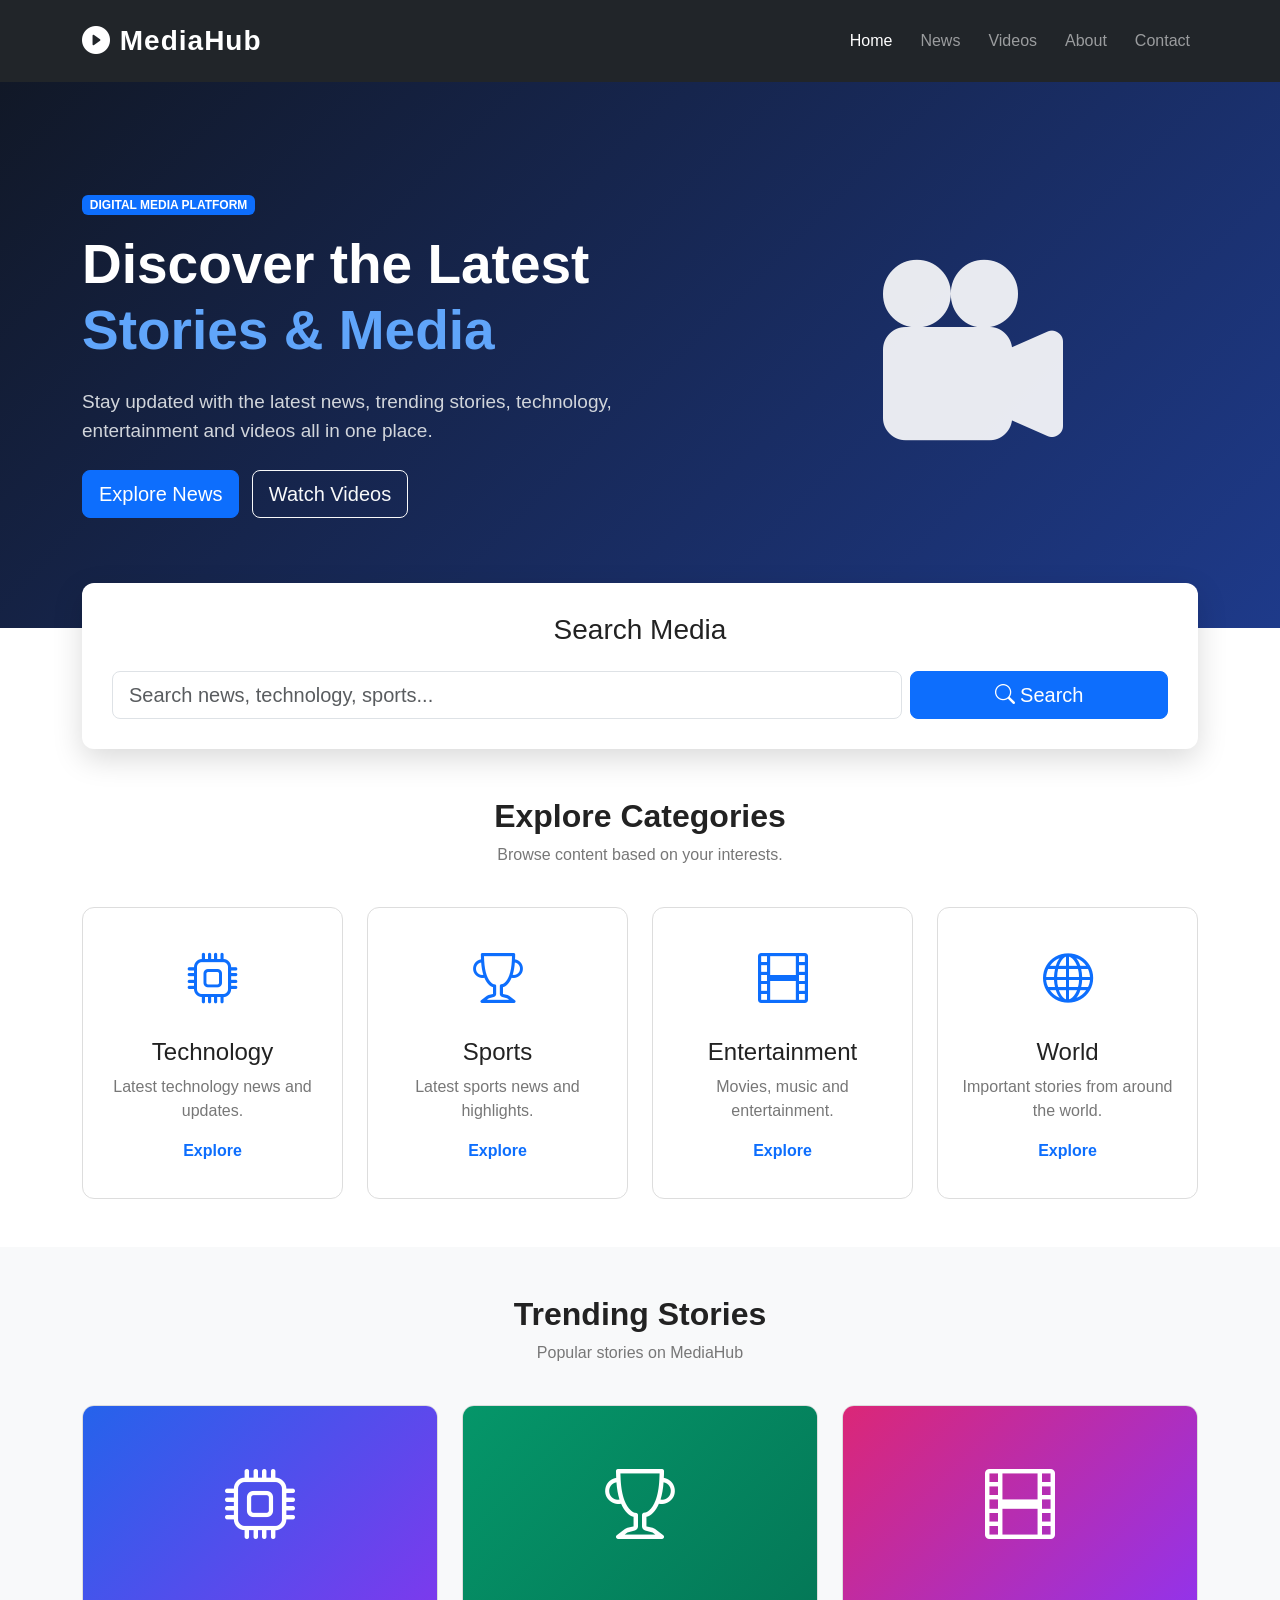
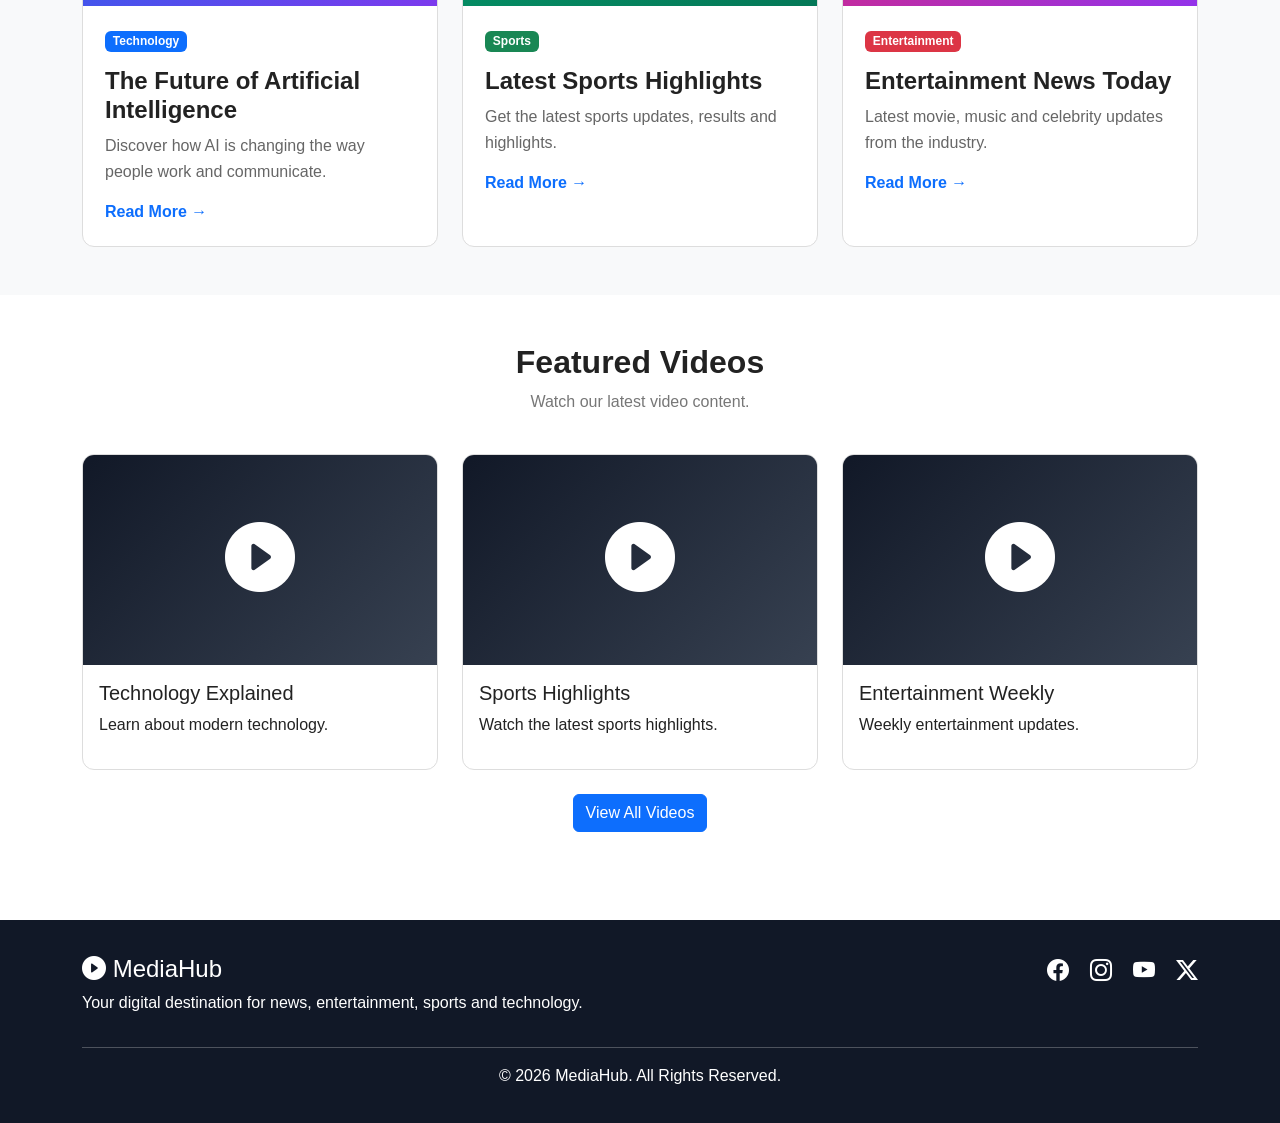
<file: MediaHub/index.html>
<!DOCTYPE html>
<html lang="en">
<head>
    <meta charset="UTF-8">
    <meta name="viewport" content="width=device-width, initial-scale=1.0">

    <title>MediaHub - Digital Media Platform</title>

    <!-- Bootstrap CSS -->
    <link
        href="https://cdn.jsdelivr.net/npm/bootstrap@5.3.3/dist/css/bootstrap.min.css"
        rel="stylesheet">

    <!-- Bootstrap Icons -->
    <link
        rel="stylesheet"
        href="https://cdn.jsdelivr.net/npm/bootstrap-icons@1.11.3/font/bootstrap-icons.min.css">

    <!-- Custom CSS -->
    <link rel="stylesheet" href="css/style.css">
</head>

<body>

<!-- ==== NAVBAR === -->

<nav class="navbar navbar-expand-lg navbar-dark bg-dark sticky-top">

    <div class="container">

        <a class="navbar-brand fw-bold fs-3" href="index.html">
            <i class="bi bi-play-circle-fill"></i>
            MediaHub
        </a>

        <button
            class="navbar-toggler"
            type="button"
            data-bs-toggle="collapse"
            data-bs-target="#navbarMenu">

            <span class="navbar-toggler-icon"></span>

        </button>

        <div class="collapse navbar-collapse" id="navbarMenu">

            <ul class="navbar-nav ms-auto">

                <li class="nav-item">
                    <a class="nav-link active" href="index.html">
                        Home
                    </a>
                </li>

                <li class="nav-item">
                    <a class="nav-link" href="news.html">
                        News
                    </a>
                </li>

                <li class="nav-item">
                    <a class="nav-link" href="videos.html">
                        Videos
                    </a>
                </li>

                <li class="nav-item">
                    <a class="nav-link" href="about.html">
                        About
                    </a>
                </li>

                <li class="nav-item">
                    <a class="nav-link" href="contact.html">
                        Contact
                    </a>
                </li>

            </ul>

        </div>

    </div>

</nav>


<!-- ================= HERO ================= -->

<section class="hero">

    <div class="container">

        <div class="row align-items-center">

            <div class="col-lg-7">

                <span class="badge bg-primary mb-3">
                    DIGITAL MEDIA PLATFORM
                </span>

                <h1>
                    Discover the Latest
                    <span>Stories & Media</span>
                </h1>

                <p>
                    Stay updated with the latest news, trending stories,
                    technology, entertainment and videos all in one place.
                </p>

                <a href="news.html"
                   class="btn btn-primary btn-lg me-2">

                    Explore News

                </a>

                <a href="videos.html"
                   class="btn btn-outline-light btn-lg">

                    Watch Videos

                </a>

            </div>


            <div class="col-lg-5 text-center">

                <div class="hero-icon">

                    <i class="bi bi-camera-reels-fill"></i>

                </div>

            </div>

        </div>

    </div>

</section>


<!-- ================= SEARCH ================= -->

<section class="search-area">

    <div class="container">

        <div class="search-box">

            <h3 class="text-center mb-4">
                Search Media
            </h3>

            <div class="row g-2">

                <div class="col-md-9">

                    <input
                        type="text"
                        id="homeSearch"
                        class="form-control form-control-lg"
                        placeholder="Search news, technology, sports...">

                </div>

                <div class="col-md-3">

                    <button
                        onclick="homeSearch()"
                        class="btn btn-primary btn-lg w-100">

                        <i class="bi bi-search"></i>
                        Search

                    </button>

                </div>

            </div>

        </div>

    </div>

</section>


<!-- ================= CATEGORIES ================= -->

<section class="py-5">

    <div class="container">

        <div class="section-title">

            <h2>
                Explore Categories
            </h2>

            <p>
                Browse content based on your interests.
            </p>

        </div>


        <div class="row g-4">

            <div class="col-md-3">

                <div class="category-card">

                    <i class="bi bi-cpu"></i>

                    <h4>Technology</h4>

                    <p>
                        Latest technology news and updates.
                    </p>

                    <a href="news.html?category=Technology">
                        Explore
                    </a>

                </div>

            </div>


            <div class="col-md-3">

                <div class="category-card">

                    <i class="bi bi-trophy"></i>

                    <h4>Sports</h4>

                    <p>
                        Latest sports news and highlights.
                    </p>

                    <a href="news.html?category=Sports">
                        Explore
                    </a>

                </div>

            </div>


            <div class="col-md-3">

                <div class="category-card">

                    <i class="bi bi-film"></i>

                    <h4>Entertainment</h4>

                    <p>
                        Movies, music and entertainment.
                    </p>

                    <a href="news.html?category=Entertainment">
                        Explore
                    </a>

                </div>

            </div>


            <div class="col-md-3">

                <div class="category-card">

                    <i class="bi bi-globe"></i>

                    <h4>World</h4>

                    <p>
                        Important stories from around the world.
                    </p>

                    <a href="news.html?category=World">
                        Explore
                    </a>

                </div>

            </div>

        </div>

    </div>

</section>


<!-- ================= TRENDING NEWS ================= -->

<section class="bg-light py-5">

    <div class="container">

        <div class="section-title">

            <h2>
                Trending Stories
            </h2>

            <p>
                Popular stories on MediaHub
            </p>

        </div>


        <div class="row g-4">


            <!-- Card 1 -->

            <div class="col-md-4">

                <div class="news-card">

                    <div class="news-image tech-image">

                        <i class="bi bi-cpu"></i>

                    </div>

                    <div class="news-content">

                        <span class="badge bg-primary">
                            Technology
                        </span>

                        <h4>
                            The Future of Artificial Intelligence
                        </h4>

                        <p>
                            Discover how AI is changing the way
                            people work and communicate.
                        </p>

                        <a href="news.html">
                            Read More →
                        </a>

                    </div>

                </div>

            </div>


            <!-- Card 2 -->

            <div class="col-md-4">

                <div class="news-card">

                    <div class="news-image sports-image">

                        <i class="bi bi-trophy"></i>

                    </div>

                    <div class="news-content">

                        <span class="badge bg-success">
                            Sports
                        </span>

                        <h4>
                            Latest Sports Highlights
                        </h4>

                        <p>
                            Get the latest sports updates,
                            results and highlights.
                        </p>

                        <a href="news.html">
                            Read More →
                        </a>

                    </div>

                </div>

            </div>


            <!-- Card 3 -->

            <div class="col-md-4">

                <div class="news-card">

                    <div class="news-image entertainment-image">

                        <i class="bi bi-film"></i>

                    </div>

                    <div class="news-content">

                        <span class="badge bg-danger">
                            Entertainment
                        </span>

                        <h4>
                            Entertainment News Today
                        </h4>

                        <p>
                            Latest movie, music and celebrity
                            updates from the industry.
                        </p>

                        <a href="news.html">
                            Read More →
                        </a>

                    </div>

                </div>

            </div>

        </div>

    </div>

</section>


<!-- ================= VIDEO SECTION ================= -->

<section class="py-5">

    <div class="container">

        <div class="section-title">

            <h2>
                Featured Videos
            </h2>

            <p>
                Watch our latest video content.
            </p>

        </div>


        <div class="row g-4">


            <div class="col-md-4">

                <div class="video-card">

                    <div class="video-thumbnail">

                        <i class="bi bi-play-circle-fill"></i>

                    </div>

                    <div class="p-3">

                        <h5>
                            Technology Explained
                        </h5>

                        <p>
                            Learn about modern technology.
                        </p>

                    </div>

                </div>

            </div>


            <div class="col-md-4">

                <div class="video-card">

                    <div class="video-thumbnail">

                        <i class="bi bi-play-circle-fill"></i>

                    </div>

                    <div class="p-3">

                        <h5>
                            Sports Highlights
                        </h5>

                        <p>
                            Watch the latest sports highlights.
                        </p>

                    </div>

                </div>

            </div>


            <div class="col-md-4">

                <div class="video-card">

                    <div class="video-thumbnail">

                        <i class="bi bi-play-circle-fill"></i>

                    </div>

                    <div class="p-3">

                        <h5>
                            Entertainment Weekly
                        </h5>

                        <p>
                            Weekly entertainment updates.
                        </p>

                    </div>

                </div>

            </div>

        </div>


        <div class="text-center mt-4">

            <a href="videos.html"
               class="btn btn-primary">

                View All Videos

            </a>

        </div>

    </div>

</section>


<!-- ================= FOOTER ================= -->

<footer class="footer">

    <div class="container">

        <div class="row">

            <div class="col-md-6">

                <h4>
                    <i class="bi bi-play-circle-fill"></i>
                    MediaHub
                </h4>

                <p>
                    Your digital destination for news,
                    entertainment, sports and technology.
                </p>

            </div>


            <div class="col-md-6 text-md-end">

                <a href="#">
                    <i class="bi bi-facebook"></i>
                </a>

                <a href="#">
                    <i class="bi bi-instagram"></i>
                </a>

                <a href="#">
                    <i class="bi bi-youtube"></i>
                </a>

                <a href="#">
                    <i class="bi bi-twitter-x"></i>
                </a>

            </div>

        </div>


        <hr>


        <p class="text-center mb-0">

            © 2026 MediaHub. All Rights Reserved.

        </p>

    </div>

</footer>


<!-- Bootstrap JS -->

<script
src="https://cdn.jsdelivr.net/npm/bootstrap@5.3.3/dist/js/bootstrap.bundle.min.js">
</script>


<!-- Custom JS -->

<script src="js/script.js"></script>

</body>
</html>
</file>
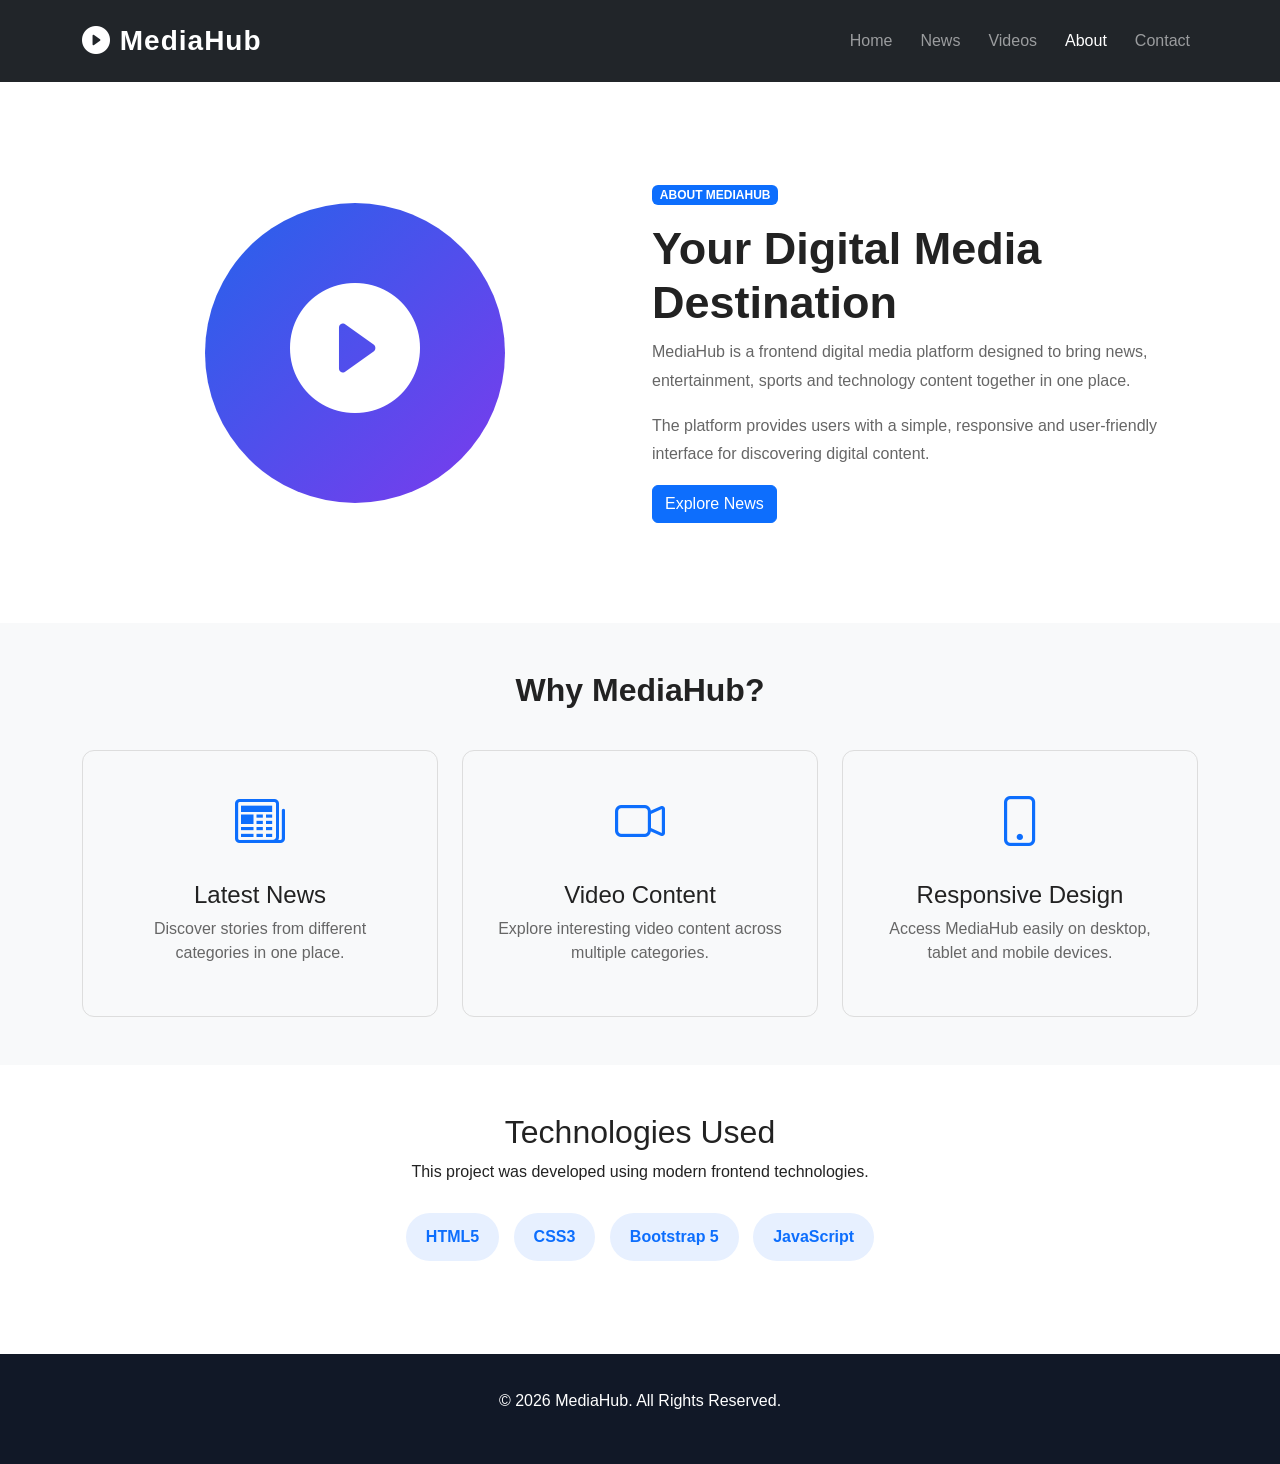
<file: MediaHub/about.html>
<!DOCTYPE html>
<html lang="en">

<head>

    <meta charset="UTF-8">

    <meta name="viewport"
          content="width=device-width, initial-scale=1.0">

    <title>About - MediaHub</title>

    <link
        href="https://cdn.jsdelivr.net/npm/bootstrap@5.3.3/dist/css/bootstrap.min.css"
        rel="stylesheet">

    <link
        rel="stylesheet"
        href="https://cdn.jsdelivr.net/npm/bootstrap-icons@1.11.3/font/bootstrap-icons.min.css">

    <link rel="stylesheet"
          href="css/style.css">

</head>

<body>


<!-- NAVBAR -->

<nav class="navbar navbar-expand-lg navbar-dark bg-dark">

    <div class="container">

        <a class="navbar-brand fw-bold fs-3"
           href="index.html">

            <i class="bi bi-play-circle-fill"></i>
            MediaHub

        </a>


        <button
            class="navbar-toggler"
            type="button"
            data-bs-toggle="collapse"
            data-bs-target="#navbarMenu">

            <span class="navbar-toggler-icon"></span>

        </button>


        <div class="collapse navbar-collapse"
             id="navbarMenu">

            <ul class="navbar-nav ms-auto">

                <li class="nav-item">
                    <a class="nav-link"
                       href="index.html">
                        Home
                    </a>
                </li>

                <li class="nav-item">
                    <a class="nav-link"
                       href="news.html">
                        News
                    </a>
                </li>

                <li class="nav-item">
                    <a class="nav-link"
                       href="videos.html">
                        Videos
                    </a>
                </li>

                <li class="nav-item">
                    <a class="nav-link active"
                       href="about.html">
                        About
                    </a>
                </li>

                <li class="nav-item">
                    <a class="nav-link"
                       href="contact.html">
                        Contact
                    </a>
                </li>

            </ul>

        </div>

    </div>

</nav>


<!-- ABOUT -->

<section class="about-section">

    <div class="container">

        <div class="row align-items-center">


            <div class="col-lg-6">

                <div class="about-icon">

                    <i class="bi bi-play-circle-fill"></i>

                </div>

            </div>


            <div class="col-lg-6">

                <span class="badge bg-primary">
                    ABOUT MEDIAHUB
                </span>

                <h1 class="mt-3">
                    Your Digital Media Destination
                </h1>

                <p>
                    MediaHub is a frontend digital media platform
                    designed to bring news, entertainment, sports
                    and technology content together in one place.
                </p>

                <p>
                    The platform provides users with a simple,
                    responsive and user-friendly interface for
                    discovering digital content.
                </p>

                <a href="news.html"
                   class="btn btn-primary">

                    Explore News

                </a>

            </div>

        </div>

    </div>

</section>


<!-- FEATURES -->

<section class="py-5 bg-light">

    <div class="container">

        <div class="section-title">

            <h2>
                Why MediaHub?
            </h2>

        </div>


        <div class="row g-4">


            <div class="col-md-4">

                <div class="feature-card">

                    <i class="bi bi-newspaper"></i>

                    <h4>
                        Latest News
                    </h4>

                    <p>
                        Discover stories from different
                        categories in one place.
                    </p>

                </div>

            </div>


            <div class="col-md-4">

                <div class="feature-card">

                    <i class="bi bi-camera-video"></i>

                    <h4>
                        Video Content
                    </h4>

                    <p>
                        Explore interesting video content
                        across multiple categories.
                    </p>

                </div>

            </div>


            <div class="col-md-4">

                <div class="feature-card">

                    <i class="bi bi-phone"></i>

                    <h4>
                        Responsive Design
                    </h4>

                    <p>
                        Access MediaHub easily on desktop,
                        tablet and mobile devices.
                    </p>

                </div>

            </div>

        </div>

    </div>

</section>


<!-- TECHNOLOGIES -->

<section class="py-5">

    <div class="container text-center">

        <h2>
            Technologies Used
        </h2>

        <p class="mb-4">
            This project was developed using modern
            frontend technologies.
        </p>


        <span class="tech-badge">
            HTML5
        </span>

        <span class="tech-badge">
            CSS3
        </span>

        <span class="tech-badge">
            Bootstrap 5
        </span>

        <span class="tech-badge">
            JavaScript
        </span>

    </div>

</section>


<!-- FOOTER -->

<footer class="footer">

    <div class="container text-center">

        <p>
            © 2026 MediaHub. All Rights Reserved.
        </p>

    </div>

</footer>


<script
src="https://cdn.jsdelivr.net/npm/bootstrap@5.3.3/dist/js/bootstrap.bundle.min.js">
</script>

</body>
</html>
</file>
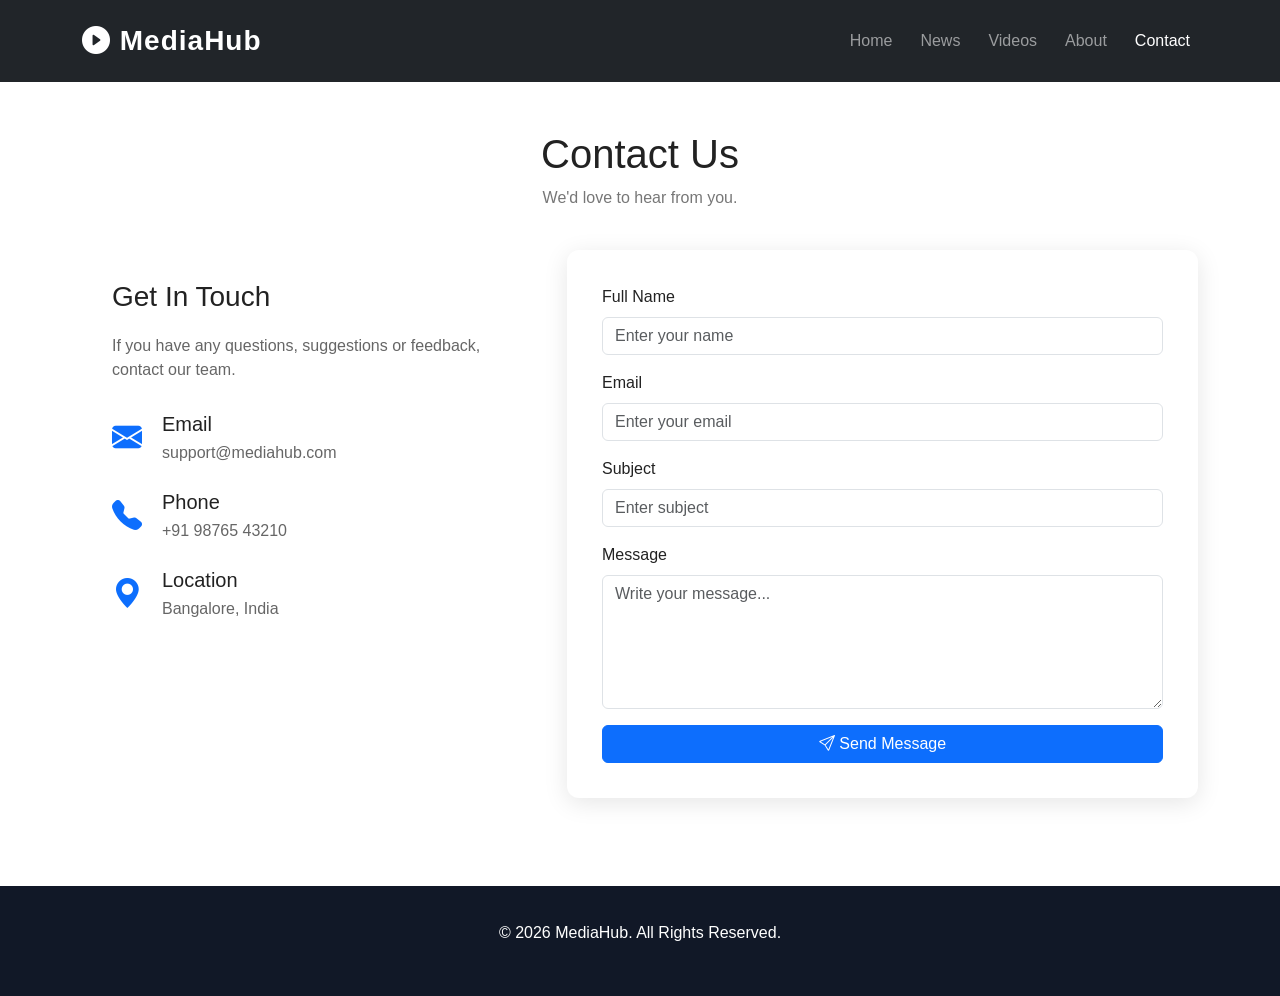
<file: MediaHub/contact.html>
<!DOCTYPE html>
<html lang="en">

<head>

    <meta charset="UTF-8">

    <meta name="viewport"
          content="width=device-width, initial-scale=1.0">

    <title>Contact - MediaHub</title>

    <link
        href="https://cdn.jsdelivr.net/npm/bootstrap@5.3.3/dist/css/bootstrap.min.css"
        rel="stylesheet">

    <link
        rel="stylesheet"
        href="https://cdn.jsdelivr.net/npm/bootstrap-icons@1.11.3/font/bootstrap-icons.min.css">

    <link rel="stylesheet"
          href="css/style.css">

</head>

<body>


<!-- NAVBAR -->

<nav class="navbar navbar-expand-lg navbar-dark bg-dark">

    <div class="container">

        <a class="navbar-brand fw-bold fs-3"
           href="index.html">

            <i class="bi bi-play-circle-fill"></i>
            MediaHub

        </a>


        <button
            class="navbar-toggler"
            type="button"
            data-bs-toggle="collapse"
            data-bs-target="#navbarMenu">

            <span class="navbar-toggler-icon"></span>

        </button>


        <div class="collapse navbar-collapse"
             id="navbarMenu">

            <ul class="navbar-nav ms-auto">

                <li class="nav-item">
                    <a class="nav-link"
                       href="index.html">
                        Home
                    </a>
                </li>

                <li class="nav-item">
                    <a class="nav-link"
                       href="news.html">
                        News
                    </a>
                </li>

                <li class="nav-item">
                    <a class="nav-link"
                       href="videos.html">
                        Videos
                    </a>
                </li>

                <li class="nav-item">
                    <a class="nav-link"
                       href="about.html">
                        About
                    </a>
                </li>

                <li class="nav-item">
                    <a class="nav-link active"
                       href="contact.html">
                        Contact
                    </a>
                </li>

            </ul>

        </div>

    </div>

</nav>


<!-- CONTACT -->

<section class="py-5">

    <div class="container">

        <div class="section-title">

            <h1>
                Contact Us
            </h1>

            <p>
                We'd love to hear from you.
            </p>

        </div>


        <div class="row g-5">


            <!-- CONTACT INFORMATION -->

            <div class="col-lg-5">

                <div class="contact-info">

                    <h3>
                        Get In Touch
                    </h3>

                    <p>
                        If you have any questions,
                        suggestions or feedback,
                        contact our team.
                    </p>


                    <div class="contact-item">

                        <i class="bi bi-envelope-fill"></i>

                        <div>

                            <h5>
                                Email
                            </h5>

                            <p>
                                support@mediahub.com
                            </p>

                        </div>

                    </div>


                    <div class="contact-item">

                        <i class="bi bi-telephone-fill"></i>

                        <div>

                            <h5>
                                Phone
                            </h5>

                            <p>
                                +91 98765 43210
                            </p>

                        </div>

                    </div>


                    <div class="contact-item">

                        <i class="bi bi-geo-alt-fill"></i>

                        <div>

                            <h5>
                                Location
                            </h5>

                            <p>
                                Bangalore, India
                            </p>

                        </div>

                    </div>

                </div>

            </div>


            <!-- CONTACT FORM -->

            <div class="col-lg-7">

                <div class="form-card">

                    <form id="contactForm">


                        <div class="mb-3">

                            <label class="form-label">
                                Full Name
                            </label>

                            <input
                                type="text"
                                id="contactName"
                                class="form-control"
                                placeholder="Enter your name"
                                required>

                        </div>


                        <div class="mb-3">

                            <label class="form-label">
                                Email
                            </label>

                            <input
                                type="email"
                                id="contactEmail"
                                class="form-control"
                                placeholder="Enter your email"
                                required>

                        </div>


                        <div class="mb-3">

                            <label class="form-label">
                                Subject
                            </label>

                            <input
                                type="text"
                                id="contactSubject"
                                class="form-control"
                                placeholder="Enter subject"
                                required>

                        </div>


                        <div class="mb-3">

                            <label class="form-label">
                                Message
                            </label>

                            <textarea
                                id="contactMessage"
                                class="form-control"
                                rows="5"
                                placeholder="Write your message..."
                                required></textarea>

                        </div>


                        <button
                            type="submit"
                            class="btn btn-primary w-100">

                            <i class="bi bi-send"></i>

                            Send Message

                        </button>


                    </form>

                </div>

            </div>

        </div>

    </div>

</section>


<!-- FOOTER -->

<footer class="footer">

    <div class="container text-center">

        <p>
            © 2026 MediaHub. All Rights Reserved.
        </p>

    </div>

</footer>


<script
src="https://cdn.jsdelivr.net/npm/bootstrap@5.3.3/dist/js/bootstrap.bundle.min.js">
</script>

<script src="js/script.js"></script>

</body>
</html>
</file>
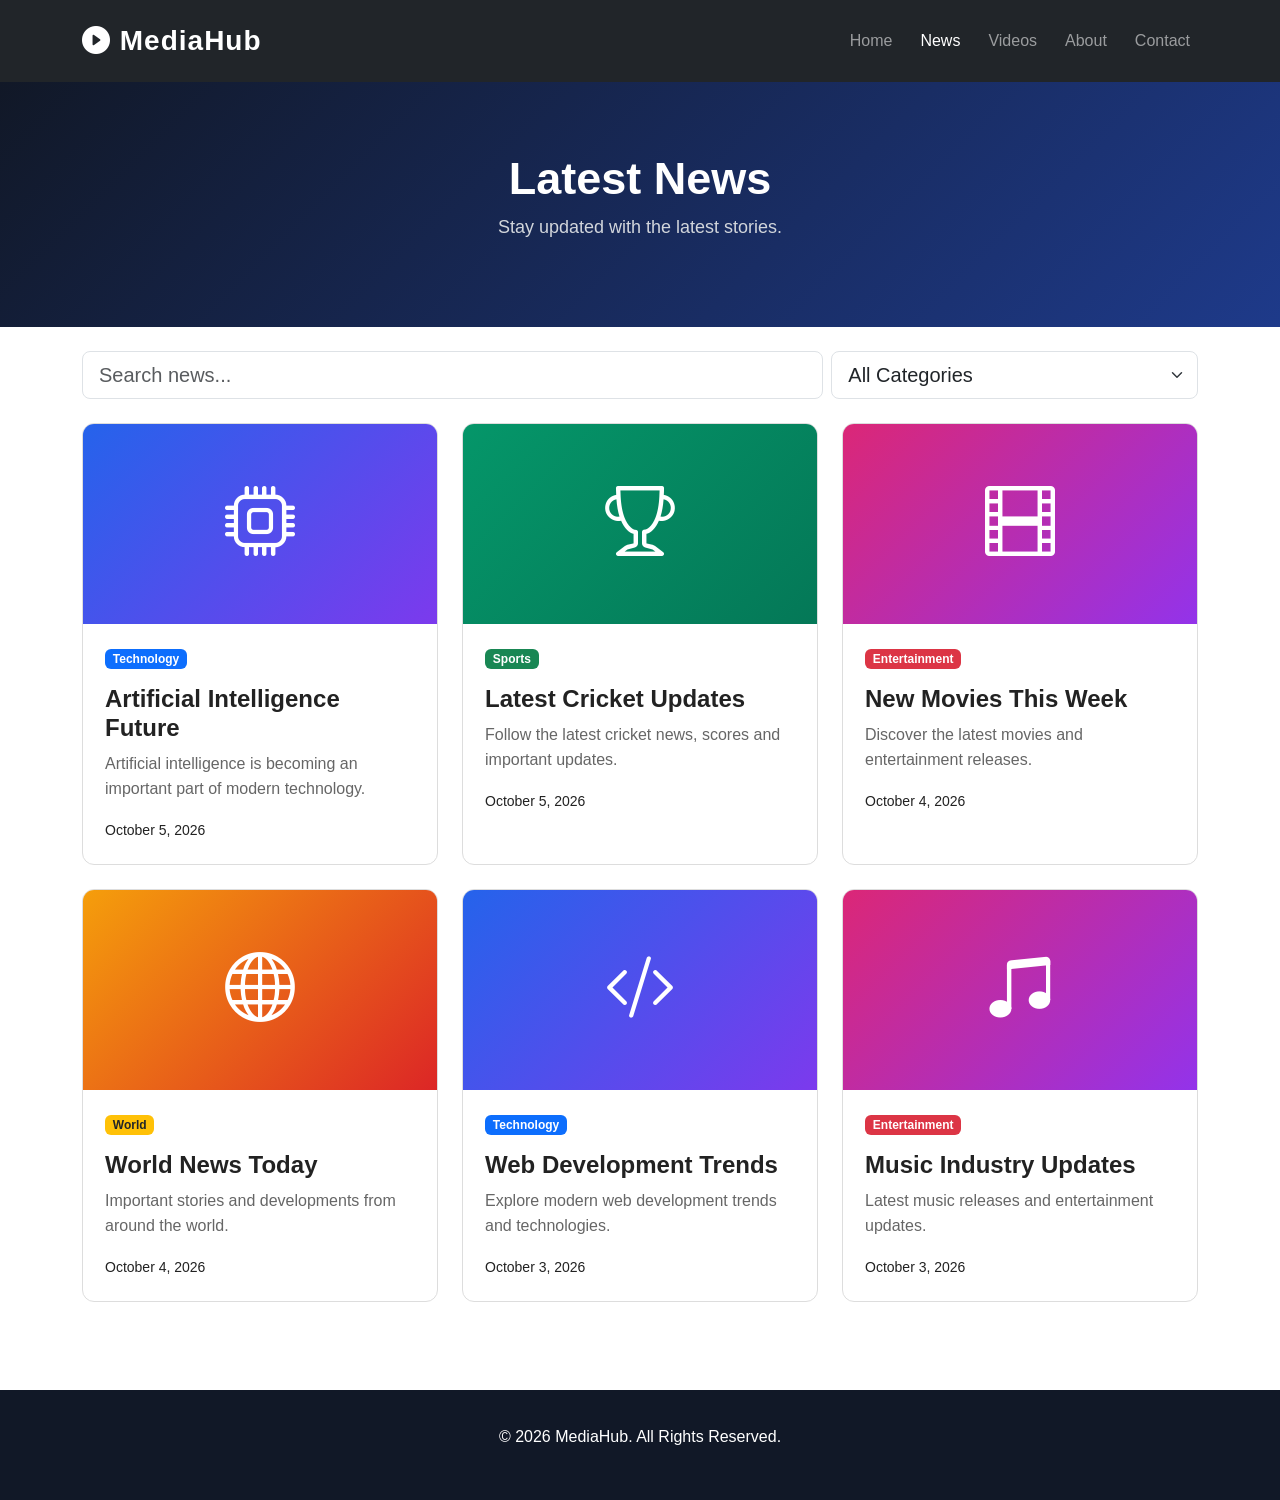
<file: MediaHub/news.html>
<!DOCTYPE html>
<html lang="en">

<head>

    <meta charset="UTF-8">

    <meta name="viewport"
          content="width=device-width, initial-scale=1.0">

    <title>MediaHub - Latest News</title>

    <link
        href="https://cdn.jsdelivr.net/npm/bootstrap@5.3.3/dist/css/bootstrap.min.css"
        rel="stylesheet">

    <link
        rel="stylesheet"
        href="https://cdn.jsdelivr.net/npm/bootstrap-icons@1.11.3/font/bootstrap-icons.min.css">

    <link rel="stylesheet"
          href="css/style.css">

</head>

<body>


<!-- NAVBAR -->

<nav class="navbar navbar-expand-lg navbar-dark bg-dark sticky-top">

    <div class="container">

        <a class="navbar-brand fw-bold fs-3"
           href="index.html">

            <i class="bi bi-play-circle-fill"></i>
            MediaHub

        </a>


        <button
            class="navbar-toggler"
            type="button"
            data-bs-toggle="collapse"
            data-bs-target="#navbarMenu">

            <span class="navbar-toggler-icon"></span>

        </button>


        <div class="collapse navbar-collapse"
             id="navbarMenu">

            <ul class="navbar-nav ms-auto">

                <li class="nav-item">
                    <a class="nav-link"
                       href="index.html">
                        Home
                    </a>
                </li>

                <li class="nav-item">
                    <a class="nav-link active"
                       href="news.html">
                        News
                    </a>
                </li>

                <li class="nav-item">
                    <a class="nav-link"
                       href="videos.html">
                        Videos
                    </a>
                </li>

                <li class="nav-item">
                    <a class="nav-link"
                       href="about.html">
                        About
                    </a>
                </li>

                <li class="nav-item">
                    <a class="nav-link"
                       href="contact.html">
                        Contact
                    </a>
                </li>

            </ul>

        </div>

    </div>

</nav>


<!-- HEADER -->

<section class="page-header">

    <div class="container">

        <h1>
            Latest News
        </h1>

        <p>
            Stay updated with the latest stories.
        </p>

    </div>

</section>


<!-- SEARCH -->

<section class="py-4">

    <div class="container">

        <div class="row g-2">

            <div class="col-md-8">

                <input
                    type="text"
                    id="newsSearch"
                    class="form-control form-control-lg"
                    placeholder="Search news..."
                    onkeyup="filterNews()">

            </div>


            <div class="col-md-4">

                <select
                    id="categoryFilter"
                    class="form-select form-select-lg"
                    onchange="filterNews()">

                    <option value="All">
                        All Categories
                    </option>

                    <option value="Technology">
                        Technology
                    </option>

                    <option value="Sports">
                        Sports
                    </option>

                    <option value="Entertainment">
                        Entertainment
                    </option>

                    <option value="World">
                        World
                    </option>

                </select>

            </div>

        </div>

    </div>

</section>


<!-- NEWS -->

<section class="pb-5">

    <div class="container">

        <div class="row g-4"
             id="newsContainer">


            <!-- NEWS 1 -->

            <div class="col-md-6 col-lg-4 news-item"
                 data-category="Technology"
                 data-title="Artificial Intelligence Future">

                <div class="news-card">

                    <div class="news-image tech-image">

                        <i class="bi bi-cpu"></i>

                    </div>

                    <div class="news-content">

                        <span class="badge bg-primary">
                            Technology
                        </span>

                        <h4>
                            Artificial Intelligence Future
                        </h4>

                        <p>
                            Artificial intelligence is becoming
                            an important part of modern technology.
                        </p>

                        <small>
                            October 5, 2026
                        </small>

                    </div>

                </div>

            </div>


            <!-- NEWS 2 -->

            <div class="col-md-6 col-lg-4 news-item"
                 data-category="Sports"
                 data-title="Latest Cricket Updates">

                <div class="news-card">

                    <div class="news-image sports-image">

                        <i class="bi bi-trophy"></i>

                    </div>

                    <div class="news-content">

                        <span class="badge bg-success">
                            Sports
                        </span>

                        <h4>
                            Latest Cricket Updates
                        </h4>

                        <p>
                            Follow the latest cricket news,
                            scores and important updates.
                        </p>

                        <small>
                            October 5, 2026
                        </small>

                    </div>

                </div>

            </div>


            <!-- NEWS 3 -->

            <div class="col-md-6 col-lg-4 news-item"
                 data-category="Entertainment"
                 data-title="New Movies This Week">

                <div class="news-card">

                    <div class="news-image entertainment-image">

                        <i class="bi bi-film"></i>

                    </div>

                    <div class="news-content">

                        <span class="badge bg-danger">
                            Entertainment
                        </span>

                        <h4>
                            New Movies This Week
                        </h4>

                        <p>
                            Discover the latest movies and
                            entertainment releases.
                        </p>

                        <small>
                            October 4, 2026
                        </small>

                    </div>

                </div>

            </div>


            <!-- NEWS 4 -->

            <div class="col-md-6 col-lg-4 news-item"
                 data-category="World"
                 data-title="World News Today">

                <div class="news-card">

                    <div class="news-image world-image">

                        <i class="bi bi-globe"></i>

                    </div>

                    <div class="news-content">

                        <span class="badge bg-warning text-dark">
                            World
                        </span>

                        <h4>
                            World News Today
                        </h4>

                        <p>
                            Important stories and developments
                            from around the world.
                        </p>

                        <small>
                            October 4, 2026
                        </small>

                    </div>

                </div>

            </div>


            <!-- NEWS 5 -->

            <div class="col-md-6 col-lg-4 news-item"
                 data-category="Technology"
                 data-title="Web Development Trends">

                <div class="news-card">

                    <div class="news-image tech-image">

                        <i class="bi bi-code-slash"></i>

                    </div>

                    <div class="news-content">

                        <span class="badge bg-primary">
                            Technology
                        </span>

                        <h4>
                            Web Development Trends
                        </h4>

                        <p>
                            Explore modern web development
                            trends and technologies.
                        </p>

                        <small>
                            October 3, 2026
                        </small>

                    </div>

                </div>

            </div>


            <!-- NEWS 6 -->

            <div class="col-md-6 col-lg-4 news-item"
                 data-category="Entertainment"
                 data-title="Music Industry Updates">

                <div class="news-card">

                    <div class="news-image entertainment-image">

                        <i class="bi bi-music-note-beamed"></i>

                    </div>

                    <div class="news-content">

                        <span class="badge bg-danger">
                            Entertainment
                        </span>

                        <h4>
                            Music Industry Updates
                        </h4>

                        <p>
                            Latest music releases and
                            entertainment updates.
                        </p>

                        <small>
                            October 3, 2026
                        </small>

                    </div>

                </div>

            </div>


        </div>


        <div id="noNews"
             class="text-center mt-5"
             style="display:none;">

            <h3>
                No news found
            </h3>

            <p>
                Try another search or category.
            </p>

        </div>

    </div>

</section>


<!-- FOOTER -->

<footer class="footer">

    <div class="container text-center">

        <p>
            © 2026 MediaHub. All Rights Reserved.
        </p>

    </div>

</footer>


<script
src="https://cdn.jsdelivr.net/npm/bootstrap@5.3.3/dist/js/bootstrap.bundle.min.js">
</script>

<script src="js/script.js"></script>

</body>
</html>
</file>
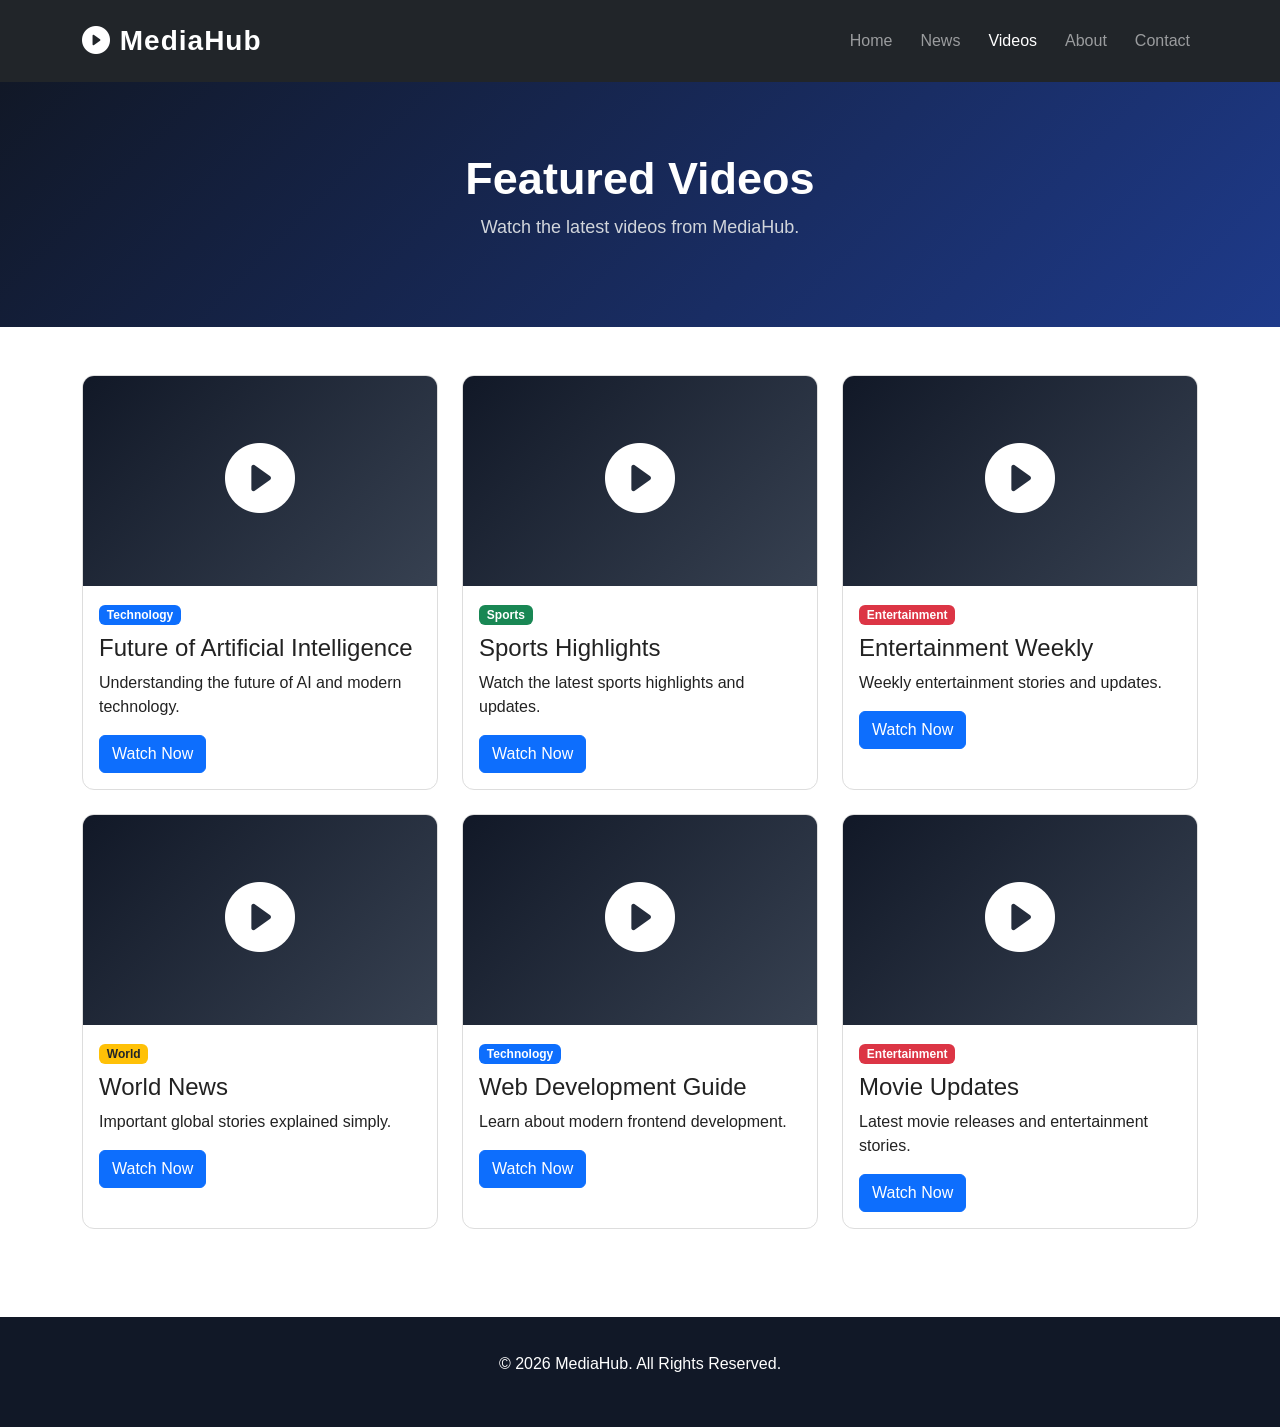
<file: MediaHub/videos.html>
<!DOCTYPE html>
<html lang="en">

<head>

    <meta charset="UTF-8">

    <meta name="viewport"
          content="width=device-width, initial-scale=1.0">

    <title>MediaHub - Videos</title>

    <link
        href="https://cdn.jsdelivr.net/npm/bootstrap@5.3.3/dist/css/bootstrap.min.css"
        rel="stylesheet">

    <link
        rel="stylesheet"
        href="https://cdn.jsdelivr.net/npm/bootstrap-icons@1.11.3/font/bootstrap-icons.min.css">

    <link rel="stylesheet"
          href="css/style.css">

</head>

<body>


<!-- NAVBAR -->

<nav class="navbar navbar-expand-lg navbar-dark bg-dark sticky-top">

    <div class="container">

        <a class="navbar-brand fw-bold fs-3"
           href="index.html">

            <i class="bi bi-play-circle-fill"></i>
            MediaHub

        </a>


        <button
            class="navbar-toggler"
            type="button"
            data-bs-toggle="collapse"
            data-bs-target="#navbarMenu">

            <span class="navbar-toggler-icon"></span>

        </button>


        <div class="collapse navbar-collapse"
             id="navbarMenu">

            <ul class="navbar-nav ms-auto">

                <li class="nav-item">
                    <a class="nav-link"
                       href="index.html">
                        Home
                    </a>
                </li>

                <li class="nav-item">
                    <a class="nav-link"
                       href="news.html">
                        News
                    </a>
                </li>

                <li class="nav-item">
                    <a class="nav-link active"
                       href="videos.html">
                        Videos
                    </a>
                </li>

                <li class="nav-item">
                    <a class="nav-link"
                       href="about.html">
                        About
                    </a>
                </li>

                <li class="nav-item">
                    <a class="nav-link"
                       href="contact.html">
                        Contact
                    </a>
                </li>

            </ul>

        </div>

    </div>

</nav>


<!-- HEADER -->

<section class="page-header">

    <div class="container">

        <h1>
            Featured Videos
        </h1>

        <p>
            Watch the latest videos from MediaHub.
        </p>

    </div>

</section>


<!-- VIDEOS -->

<section class="py-5">

    <div class="container">

        <div class="row g-4">


            <!-- VIDEO 1 -->

            <div class="col-md-6 col-lg-4">

                <div class="video-card">

                    <div class="video-thumbnail">

                        <i class="bi bi-play-circle-fill"></i>

                    </div>

                    <div class="p-3">

                        <span class="badge bg-primary">
                            Technology
                        </span>

                        <h4 class="mt-2">
                            Future of Artificial Intelligence
                        </h4>

                        <p>
                            Understanding the future of AI
                            and modern technology.
                        </p>

                        <button
                            class="btn btn-primary"
                            onclick="playVideo('Future of Artificial Intelligence')">

                            Watch Now

                        </button>

                    </div>

                </div>

            </div>


            <!-- VIDEO 2 -->

            <div class="col-md-6 col-lg-4">

                <div class="video-card">

                    <div class="video-thumbnail sports-image">

                        <i class="bi bi-play-circle-fill"></i>

                    </div>

                    <div class="p-3">

                        <span class="badge bg-success">
                            Sports
                        </span>

                        <h4 class="mt-2">
                            Sports Highlights
                        </h4>

                        <p>
                            Watch the latest sports
                            highlights and updates.
                        </p>

                        <button
                            class="btn btn-primary"
                            onclick="playVideo('Sports Highlights')">

                            Watch Now

                        </button>

                    </div>

                </div>

            </div>


            <!-- VIDEO 3 -->

            <div class="col-md-6 col-lg-4">

                <div class="video-card">

                    <div class="video-thumbnail entertainment-image">

                        <i class="bi bi-play-circle-fill"></i>

                    </div>

                    <div class="p-3">

                        <span class="badge bg-danger">
                            Entertainment
                        </span>

                        <h4 class="mt-2">
                            Entertainment Weekly
                        </h4>

                        <p>
                            Weekly entertainment stories
                            and updates.
                        </p>

                        <button
                            class="btn btn-primary"
                            onclick="playVideo('Entertainment Weekly')">

                            Watch Now

                        </button>

                    </div>

                </div>

            </div>


            <!-- VIDEO 4 -->

            <div class="col-md-6 col-lg-4">

                <div class="video-card">

                    <div class="video-thumbnail world-image">

                        <i class="bi bi-play-circle-fill"></i>

                    </div>

                    <div class="p-3">

                        <span class="badge bg-warning text-dark">
                            World
                        </span>

                        <h4 class="mt-2">
                            World News
                        </h4>

                        <p>
                            Important global stories
                            explained simply.
                        </p>

                        <button
                            class="btn btn-primary"
                            onclick="playVideo('World News')">

                            Watch Now

                        </button>

                    </div>

                </div>

            </div>


            <!-- VIDEO 5 -->

            <div class="col-md-6 col-lg-4">

                <div class="video-card">

                    <div class="video-thumbnail tech-image">

                        <i class="bi bi-play-circle-fill"></i>

                    </div>

                    <div class="p-3">

                        <span class="badge bg-primary">
                            Technology
                        </span>

                        <h4 class="mt-2">
                            Web Development Guide
                        </h4>

                        <p>
                            Learn about modern frontend
                            development.
                        </p>

                        <button
                            class="btn btn-primary"
                            onclick="playVideo('Web Development Guide')">

                            Watch Now

                        </button>

                    </div>

                </div>

            </div>


            <!-- VIDEO 6 -->

            <div class="col-md-6 col-lg-4">

                <div class="video-card">

                    <div class="video-thumbnail entertainment-image">

                        <i class="bi bi-play-circle-fill"></i>

                    </div>

                    <div class="p-3">

                        <span class="badge bg-danger">
                            Entertainment
                        </span>

                        <h4 class="mt-2">
                            Movie Updates
                        </h4>

                        <p>
                            Latest movie releases and
                            entertainment stories.
                        </p>

                        <button
                            class="btn btn-primary"
                            onclick="playVideo('Movie Updates')">

                            Watch Now

                        </button>

                    </div>

                </div>

            </div>

        </div>

    </div>

</section>


<!-- FOOTER -->

<footer class="footer">

    <div class="container text-center">

        <p>
            © 2026 MediaHub. All Rights Reserved.
        </p>

    </div>

</footer>


<script
src="https://cdn.jsdelivr.net/npm/bootstrap@5.3.3/dist/js/bootstrap.bundle.min.js">
</script>

<script src="js/script.js"></script>

</body>
</html>
</file>
<file: MediaHub/css/style.css>
/* 
   GENERAL
 */

* {
    margin: 0;
    padding: 0;
    box-sizing: border-box;
}


body {
    font-family: Arial, sans-serif;
    color: #222;
    background: #ffffff;
}


a {
    text-decoration: none;
}


/* 
   NAVBAR
*/

.navbar {
    padding: 15px 0;
}


.navbar-brand {
    letter-spacing: 1px;
}


.nav-link {
    margin-left: 12px;
}


.nav-link:hover {
    color: #0d6efd !important;
}


/* 
   HERO
 */

.hero {
    background: linear-gradient(
        135deg,
        #111827,
        #1e3a8a
    );

    color: white;

    padding: 110px 0;
}


.hero h1 {
    font-size: 55px;
    font-weight: 700;
    line-height: 1.2;
}


.hero h1 span {
    color: #60a5fa;
}


.hero p {
    font-size: 19px;
    color: #d1d5db;
    margin: 25px 0;
    max-width: 650px;
}


.hero-icon {
    font-size: 180px;
    opacity: 0.9;
}


/*
   SEARCH
*/

.search-area {
    margin-top: -45px;
    position: relative;
}


.search-box {
    background: white;
    padding: 30px;

    border-radius: 12px;

    box-shadow:
        0 10px 30px rgba(0, 0, 0, 0.15);
}


/* 
   SECTION TITLE
 */

.section-title {
    text-align: center;
    margin-bottom: 40px;
}


.section-title h2 {
    font-weight: 700;
}


.section-title p {
    color: #777;
}


/* 
   CATEGORY
*/

.category-card {
    text-align: center;

    padding: 35px 20px;

    border: 1px solid #ddd;

    border-radius: 12px;

    transition: 0.3s;

    height: 100%;
}


.category-card:hover {
    transform: translateY(-8px);

    box-shadow:
        0 10px 25px rgba(0, 0, 0, 0.1);
}


.category-card i {
    font-size: 50px;
    color: #0d6efd;
}


.category-card h4 {
    margin-top: 20px;
}


.category-card p {
    color: #777;
}


.category-card a {
    color: #0d6efd;
    font-weight: bold;
}


/* 
   NEWS CARD
*/

.news-card {
    background: white;

    border-radius: 12px;

    overflow: hidden;

    border: 1px solid #ddd;

    height: 100%;

    transition: 0.3s;
}


.news-card:hover {
    transform: translateY(-6px);

    box-shadow:
        0 10px 25px rgba(0, 0, 0, 0.12);
}


.news-image {
    height: 200px;

    display: flex;

    justify-content: center;

    align-items: center;

    color: white;

    font-size: 70px;
}


.tech-image {
    background: linear-gradient(
        135deg,
        #2563eb,
        #7c3aed
    );
}


.sports-image {
    background: linear-gradient(
        135deg,
        #059669,
        #047857
    );
}


.entertainment-image {
    background: linear-gradient(
        135deg,
        #db2777,
        #9333ea
    );
}


.world-image {
    background: linear-gradient(
        135deg,
        #f59e0b,
        #dc2626
    );
}


.news-content {
    padding: 22px;
}


.news-content h4 {
    margin-top: 15px;
    font-weight: 700;
}


.news-content p {
    color: #666;
    line-height: 1.6;
}


.news-content a {
    color: #0d6efd;
    font-weight: bold;
}


/* 
   VIDEO
*/

.video-card {
    border: 1px solid #ddd;

    border-radius: 12px;

    overflow: hidden;

    background: white;

    transition: 0.3s;

    height: 100%;
}


.video-card:hover {
    transform: translateY(-6px);

    box-shadow:
        0 10px 25px rgba(0, 0, 0, 0.1);
}


.video-thumbnail {
    height: 210px;

    background: linear-gradient(
        135deg,
        #111827,
        #374151
    );

    display: flex;

    align-items: center;

    justify-content: center;

    color: white;

    font-size: 70px;
}


.video-thumbnail i {
    transition: 0.3s;
}


.video-card:hover
.video-thumbnail i {
    transform: scale(1.15);
}


/* 
   PAGE HEADER
*/

.page-header {
    background: linear-gradient(
        135deg,
        #111827,
        #1e3a8a
    );

    color: white;

    text-align: center;

    padding: 70px 0;
}


.page-header h1 {
    font-size: 45px;
    font-weight: 700;
}


.page-header p {
    color: #d1d5db;
    font-size: 18px;
}


/* 
   ABOUT
 */

.about-section {
    padding: 100px 0;
}


.about-icon {
    width: 300px;
    height: 300px;

    border-radius: 50%;

    background: linear-gradient(
        135deg,
        #2563eb,
        #7c3aed
    );

    color: white;

    display: flex;

    justify-content: center;

    align-items: center;

    font-size: 130px;

    margin: auto;
}


.about-section h1 {
    font-size: 45px;
    font-weight: 700;
}


.about-section p {
    color: #666;
    line-height: 1.8;
}


/* 
   FEATURES
 */

.feature-card {
    text-align: center;

    padding: 35px;

    border: 1px solid #ddd;

    border-radius: 12px;

    height: 100%;
}


.feature-card i {
    font-size: 50px;
    color: #0d6efd;
}


.feature-card h4 {
    margin-top: 20px;
}


.feature-card p {
    color: #666;
}


/* 
   TECHNOLOGY BADGES
*/

.tech-badge {
    display: inline-block;

    background: #e7f0ff;

    color: #0d6efd;

    padding: 12px 20px;

    border-radius: 30px;

    margin: 5px;

    font-weight: bold;
}


/* 
   CONTACT
 */

.contact-info {
    padding: 30px;
}


.contact-info > p {
    color: #666;
    margin: 20px 0 30px;
}


.contact-item {
    display: flex;

    align-items: center;

    gap: 20px;

    margin-bottom: 25px;
}


.contact-item i {
    font-size: 30px;
    color: #0d6efd;
}


.contact-item h5 {
    margin-bottom: 5px;
}


.contact-item p {
    margin: 0;
    color: #666;
}


.form-card {
    background: white;

    padding: 35px;

    border-radius: 12px;

    box-shadow:
        0 5px 25px rgba(0, 0, 0, 0.1);
}


/* 
   FOOTER
 */

.footer {
    background: #111827;

    color: white;

    padding: 35px 0;

    margin-top: 40px;
}


.footer a {
    color: white;

    font-size: 22px;

    margin-left: 15px;
}


.footer a:hover {
    color: #60a5fa;
}


/*
   RESPONSIVE
 */

@media (max-width: 768px) {

    .hero {
        padding: 70px 0;
    }


    .hero h1 {
        font-size: 38px;
    }


    .hero-icon {
        font-size: 100px;
        margin-top: 40px;
    }


    .page-header h1 {
        font-size: 35px;
    }


    .about-section {
        padding: 60px 0;
    }


    .about-icon {
        width: 220px;
        height: 220px;

        font-size: 90px;

        margin-bottom: 40px;
    }


    .about-section h1 {
        font-size: 35px;
    }


    .footer {
        text-align: center;
    }

}
</file>
